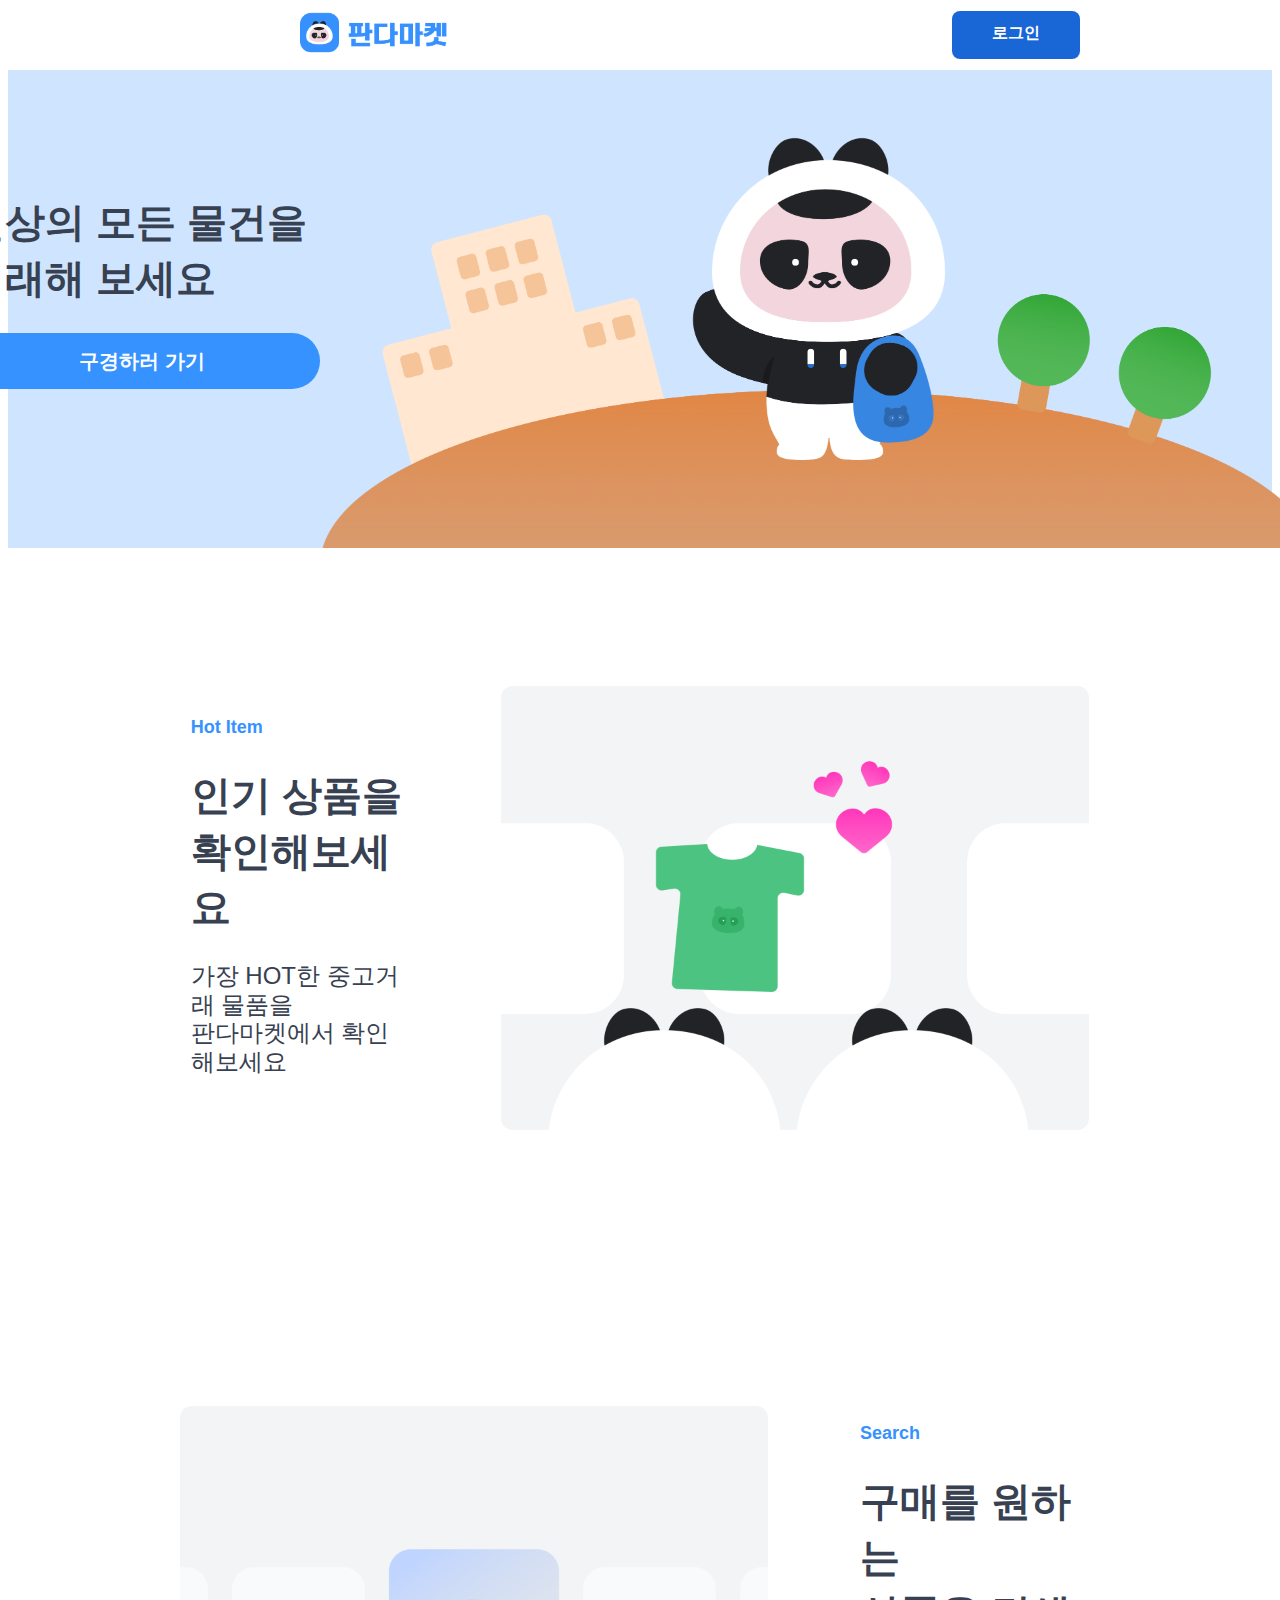
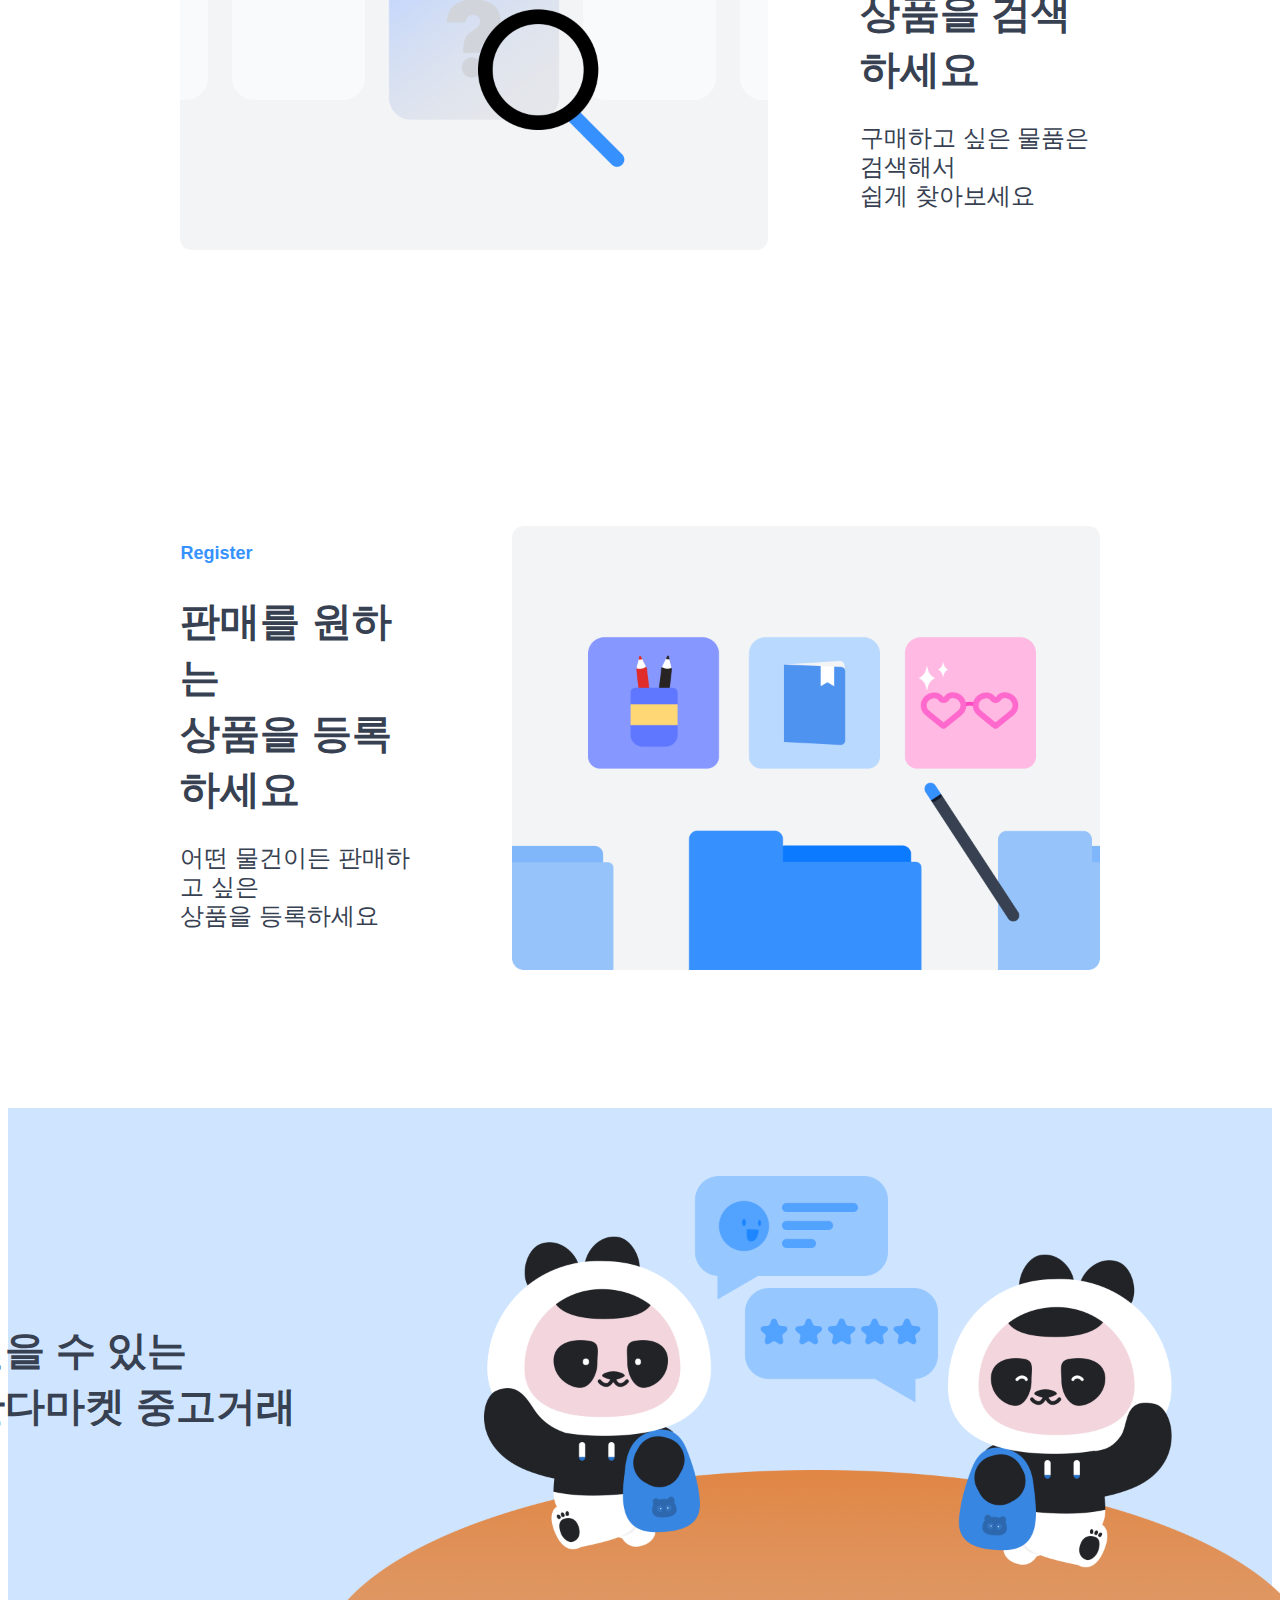
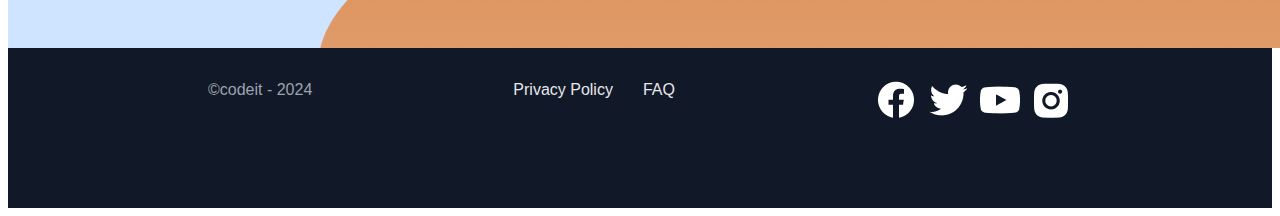
<file: 7-Sprint-Mission/index.html>
<!DOCTYPE html>
<html lang="ko">

<head>
  <meta charset="UTF-8">
  <meta name="viewport" content="width=device-width, initial-scale=1.0">
  <title>판다 마켓</title>
  <link rel="icon" href="favicon.ico" />
  <link rel="stylesheet" href="styles/global.css" />
  <link rel="stylesheet" href="styles/home.css" />
</head>

<body>
  <header>
    <a href="index.html">
      <img alt="판다마켓 홈" src="image/logo/logo.png" class="img_logo">
    </a>
    <a href='signin.html' id='signinLinkBtn'>
      로그인
    </a>
    </button>
  </header>
  <!-- 페이지 상단 배너 -->
  <main>
    <section class="banner-top-wrap">
      <div class="banner-container">
        <div class="banner-title">
          <h1>일상의 모든 물건을 <br> 거래해 보세요</h1>
          <button type="button" class="btn_items">
            <a href='items.html' target='_blank' rel="noreferrer noopener">
              구경하러 가기
            </a>
          </button>
        </div>
        <img alt="상단 배너" src="image/home/image_home_top.png">
      </div>
    </section>
    <!-- 페이지 중간 프로모션 구간 -->
    <section class="promotion-wrap">
      <div class="promotion-container">
        <div class="promotion-title">
          <span>Hot Item</span>
          <h1>인기 상품을 <br> 확인해보세요</h1>
          <p>가장 HOT한 중고거래 물품을 <br> 판다마켓에서 확인해보세요</p>
        </div>
        <img alt="인기상품" src="image/home/image_home_01.png">
      </div>
      <div class="promotion-container">
        <img alt="상품검색" src="image/home/image_home_02.png">
        <div class="promotion-title">
          <span>Search</span>
          <h1>구매를 원하는 <br>상품을 검색하세요</h1>
        <p>구매하고 싶은 물품은 검색해서 <br> 쉽게 찾아보세요</p>
        </div>
      </div>
      <div class="promotion-container">
        <div class="promotion-title">
          <span>Register</span>
          <h1>판매를 원하는 <br> 상품을 등록하세요</h1>
          <p>어떤 물건이든 판매하고 싶은 <br> 상품을 등록하세요</p>
        </div>
        <img alt="상품등록" src="image/home/image_home_03.png">
      </div>
    </section>
    <!-- 페이지 하단 배너 -->
    <section class="banner-bottom-wrap">
      <div class="banner-container">
        <div class="banner-title">
          <h1>믿을 수 있는 <br> 판다마켓 중고거래</h1>
        </div>
        <img alt="하단배너" src="image/home/image_home_bottom.png">
      </div>
    </section>
  </main>

  <footer>
    <div class="footer-wrap">
      <div class="footer-container">
        &copy;codeit - 2024
      </div>
      <div class="footer-container" id="footerMenu">
        <span>
          <a href="privacy.html" rel="noreferrer noopener">Privacy Policy</a>
        </span>
        <span>
          <a href="faq.html" rel="noreferrer noopener">FAQ</a>
        </span>
      </div>
      <div class="footer-container">
        <a href="https://www.facebook.com" target="_blank" rel="noreferrer noopener">
          <img alt="페이스북" src="image/social/facebook.png" rel="noreferrer noopener">
        </a>
        <a href="https://www.twitter.com" target="_blank" rel="noreferrer noopener">
          <img alt="트위터" src="image/social/twitter.png">
        </a>
        <a href="https://www.youtube.com" target="_blank" rel="noreferrer noopener">
          <img alt="유튜브" src="image/social/youtube.png">
        </a>
        <a href="https://www.instagram.com" target="_blank" rel="noreferrer noopener">
          <img alt="인스타그램" src="image/social/instagram.png">
        </a>
      </div>
    </div>
  </footer>
</body>
</html>
</file>
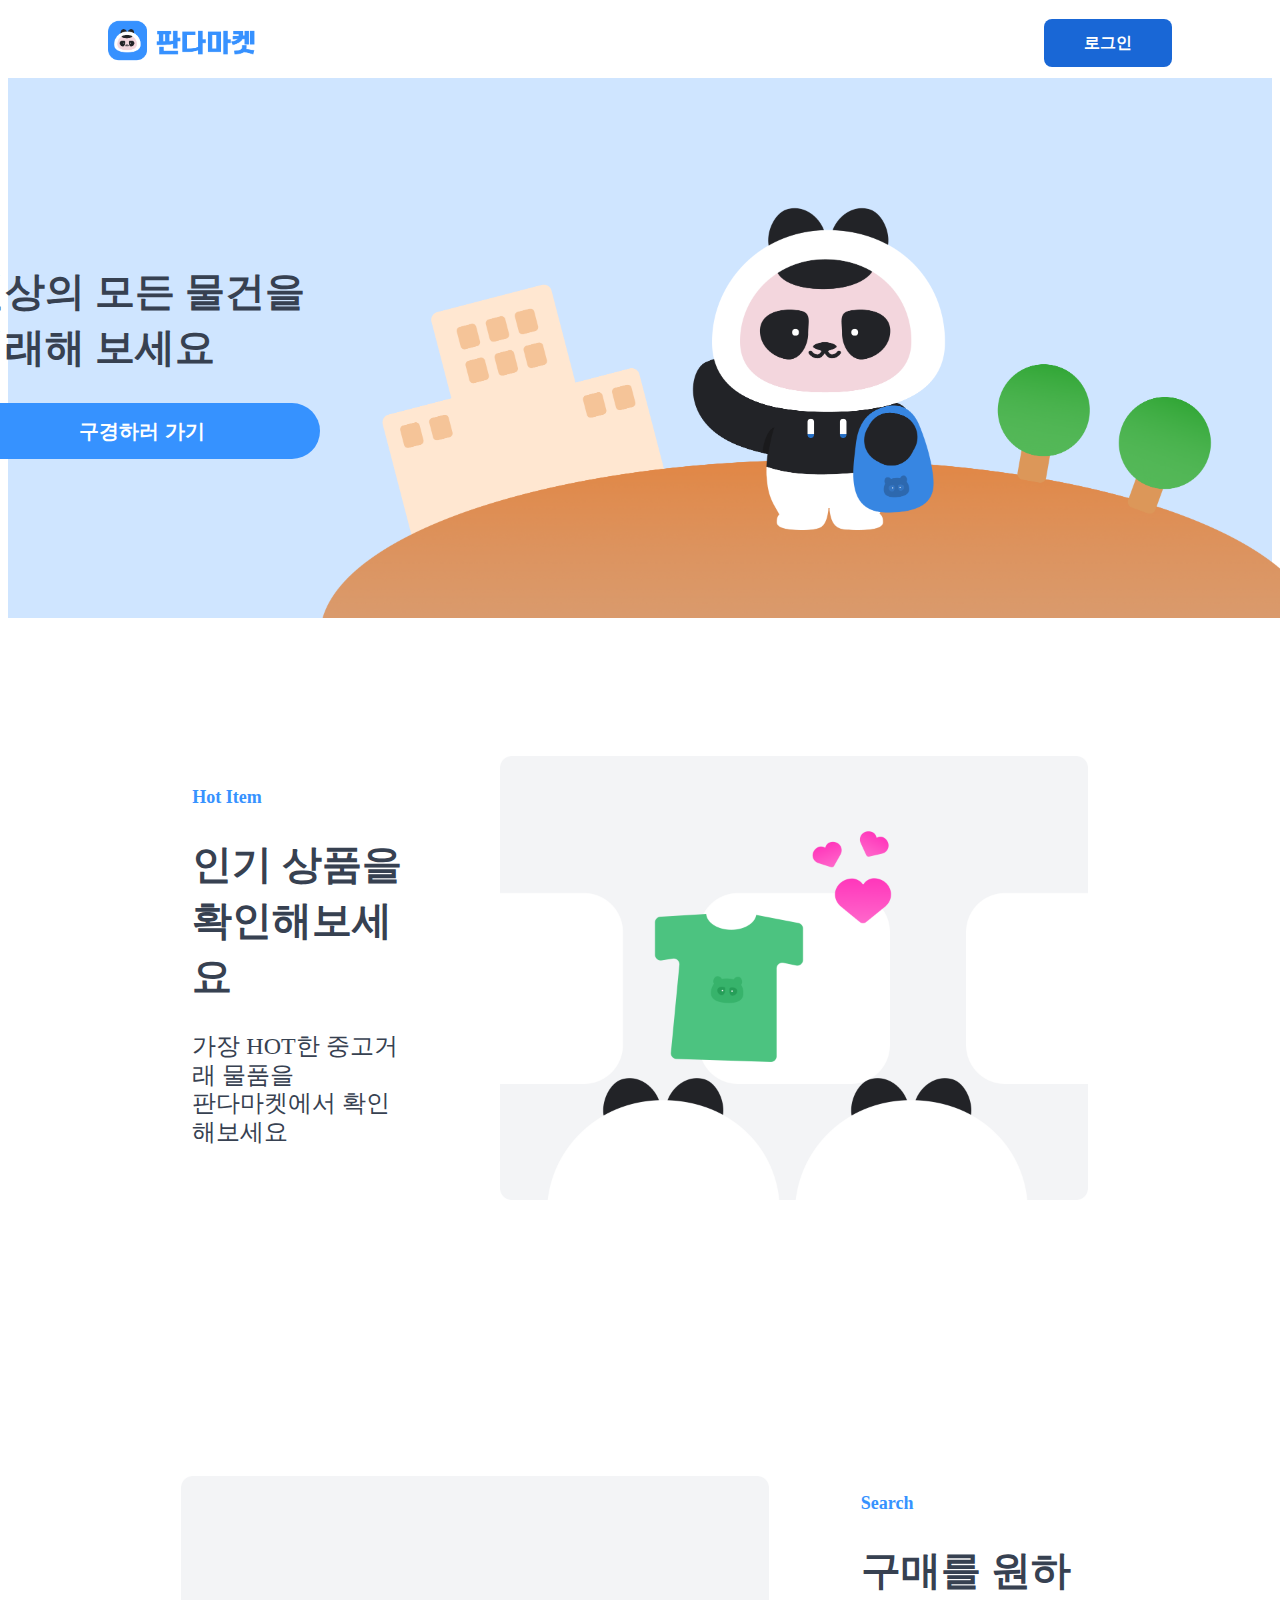
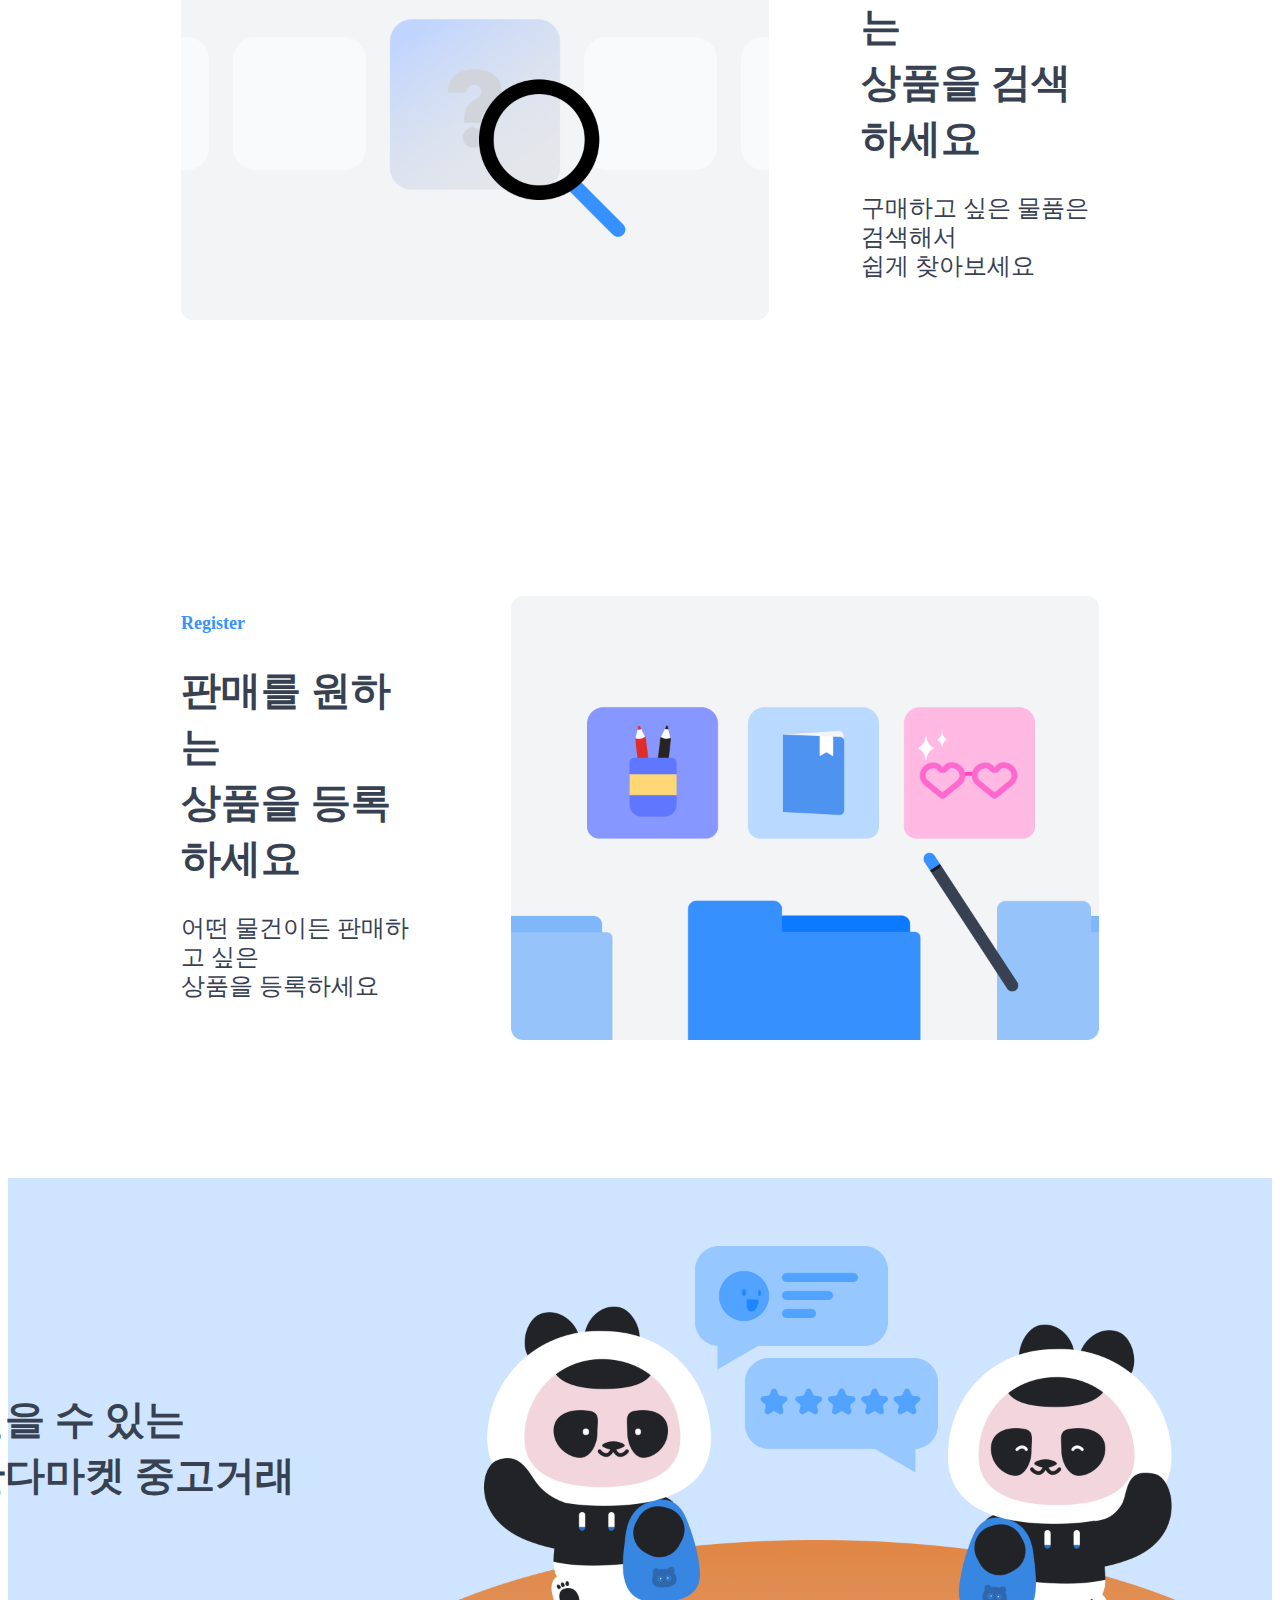
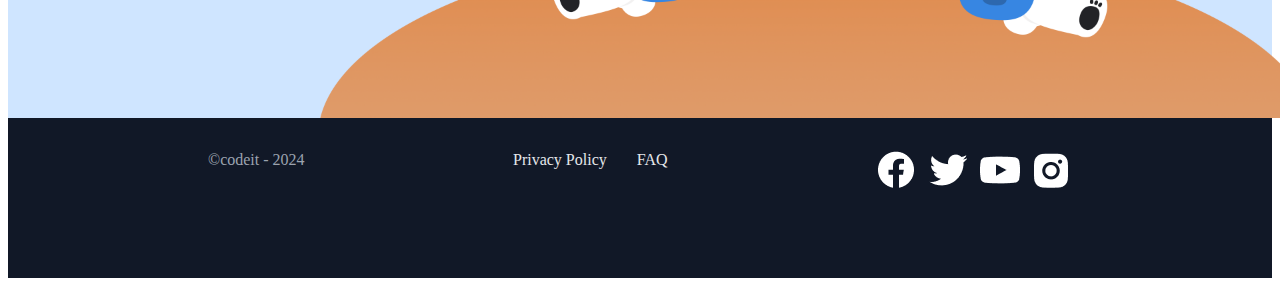
<file: sprinter.html>
<!DOCTYPE html>
<html lang="ko">

<head>
  <meta charset="UTF-8">
  <meta name="viewport" content="width=device-width, initial-scale=1.0">
  <title>판다 마켓</title>
  <link rel="stylesheet" href="sprin.css" />
</head>

<body>
  <header>
    <a href="index.html">
      <img alt="판다마켓 홈" src="logo.png" class="img_logo">
    </a>
    <button type="button" class="btn_login">
      <a href='signin.html' target='_blank'>
        로그인
      </a>
    </button>
  </header>
  <!-- 페이지 상단 배너 -->
  <section class="banner-top-wrap">
    <div class="banner-container">
      <div class="banner-title">
        <h1>일상의 모든 물건을 <br> 거래해 보세요</h1>
        <button type="button" class="btn_items">
          <a href='items.html' target='_blank'>
            구경하러 가기
          </a>
        </button>
      </div>
      <img alt="상단 배너" src="image_home_top.png">
    </div>
  </section>
  <!-- 페이지 중간 프로모션 구간 -->
  <section class="promotion-wrap">
    <div class="promotion-container">
      <div class="promotion-title">
        <span>Hot Item</span>
        <h1>인기 상품을 <br> 확인해보세요</h1>
        <p>가장 HOT한 중고거래 물품을 <br> 판다마켓에서 확인해보세요</p>
      </div>
      <img alt="인기상품" src="image_home_01.png">
    </div>
    <div class="promotion-container">
      <img alt="상품검색" src="image_home_02.png">
      <div class="promotion-title">
        <span>Search</span>
        <h1>구매를 원하는 <br>상품을 검색하세요</h1>
      <p>구매하고 싶은 물품은 검색해서 <br> 쉽게 찾아보세요</p>
      </div>
    </div>
    <div class="promotion-container">
      <div class="promotion-title">
        <span>Register</span>
        <h1>판매를 원하는 <br> 상품을 등록하세요</h1>
        <p>어떤 물건이든 판매하고 싶은 <br> 상품을 등록하세요</p>
      </div>
      <img alt="상품등록" src="image_home_03.png">
    </div>
  </section>
  <!-- 페이지 하단 배너 -->
  <section class="banner-bottom-wrap">
    <div class="banner-container">
      <div class="banner-title">
        <h1>믿을 수 있는 <br> 판다마켓 중고거래</h1>
      </div>
      <img alt="하단배너" src="image_home_bottom.png">
    </div>
  </section>
  <footer>
    <div class="footer-wrap">
      <div class="footer-container">
        &copy;codeit - 2024
      </div>
      <div class="footer-container" id="footerMenu">
        <span>
          <a href="privacy.html">Privacy Policy</a>
        </span>
        <span>
          <a href="faq.html">FAQ</a>
        </span>
      </div>
      <div class="footer-container">
        <a href="https://www.facebook.com" target="_blank">
          <img alt="페이스북" src="facebook.png">
        </a>
        <a href="https://www.twitter.com" target="_blank">
          <img alt="트위터" src="twiter.png">
        </a>
        <a href="https://www.youtube.com" target="_blank">
          <img alt="유튜브" src="youtube.png">
        </a>
        <a href="https://www.instagram.com" target="_blank">
          <img alt="인스타그램" src="instar.png">
        </a>
      </div>
    </div>
  </footer>
</body>
</html>
</file>
<file: 7-Sprint-Mission/styles/global.css>
:root {
  /* Gray scale */
  --gray-800: #1f2937;
  --gray-600: #374151;
  --gray-200: #9ca3af;
  --gray-100: #f3f4f6;
  --gray-50: #e5e7eb;

  /* Blue scale */
  --blue-800: #111827;
  --blue-600: #1967d6;
  --blue-500: #3692ff;
  --blue-100: #e6f2ff;
  --blue-50: #cfe5ff;

  /* Primary color */
  --white: #ffffff;
}
* {
  box-sizing: border-box;
}

body {
  font-family: "Pretendard", sans-serif;
}

/* Header */
header {
  position: fixed;
  top: 0;
  left: 0;
  width: 100%;
  height: 70px;
  padding: 0 200px;
  display: flex;
  justify-content: space-between;
  align-items: center;
  background-color: var(--white);
}

#signinLinkBtn {
  font-size: 16px;
  font-weight: 600;
  text-align: center;
  line-height: 19px;
  width: 128px;
  height: 48px;
  padding: 12px 20px;
  border-radius: 8px;
  background-color: var(--blue-600);
  text-decoration: none;
  color: var(--white);
}

.button {
  border: none;
  background-color: var(--blue-500);
  color: var(--white);
  display: inline-flex;
  align-items: center;
  justify-content: center;
  cursor: pointer;
}
</file>
<file: 7-Sprint-Mission/styles/home.css>
* {
  box-sizing: border-box;
}

/* ----- header 관련 요소 ----- */

header {
  width: 100%;
  height: 70px;
  display: flex;
  justify-content: space-between;
  align-items: center;
}


.img_logo {
  width: 150px;
  height: auto;
  grid-area: img;
  margin-left: 200px;
}
  
.img_logo:hover {
  cursor: pointer;
}

/* ----- section.banner 관련 요소 ----- */
.banner-top-wrap,
.banner-bottom-wrap {
  height: 540px;
  background-color: #CFE5FF;
  display: flex;
  justify-content: center;
}

.banner-container {
  display: flex;
}

.banner-container:hover {
  cursor: default;
}

.banner-container:nth-child(odd) {
  align-items: center;
}

.banner-container h1 {
  font-size: 40px;
  font-weight: 700;
  line-height: 56px;
  color: #374151;
}

.banner-top-wrap img {
  width: 996px;
  height: 447px;
  margin-top: 93px;
}

.banner-bottom-wrap img {
  width: 996px;
  height: 540px;
}

.banner-bottom-wrap h1 {
  display: inline-block;
  width: 355px;
}

.btn_items {
  font-size: 20px;
  font-weight: 600;
  line-height: 24px;
  text-align: center;
  width: 355px;
  height: 56px;
  border: none;
  border-radius: 40px;
  background-color: #3692FF;
}

.btn_items a {
  text-decoration: none;
  color: #FFFFFF;
}

.btn_items:hover {
  cursor: pointer;
}

/* ----- section.promotion 관련 요소들 ----- */
.promotion-wrap {
  display: flex;
  flex-direction: column;
  align-items: center;
}

.promotion-wrap:hover {
  cursor: default;
}

.promotion-container {
  height: 720px;
  display: flex;
  align-items: center;
  gap: 10%
}

.promotion-container:nth-child(odd) {
  justify-content: right;
}

.promotion-container img {
  width: 588px;
  height: 444px;
}

.promotion-title span {
  font-size: 18px;
  font-weight: 700;
  line-height: 25.2px;
  color: #3692FF;
}

.promotion-title h1 {
  font-size: 40px;
  font-weight: 700;
  line-height: 56px;
  color: #374151;
}

.promotion-title p {
  font-size: 24px;
  font-weight: 500;
  line-height: 28.8px;
  color: #374151;
}

/* ----- footer ----- */
footer {
  height: 160px;
  padding: 32px 200px;
  background-color: #111827;
}

.footer-wrap {
  display: flex;
  justify-content: space-between;
  font-size: 16px;
  font-weight: 400;
  line-height: 19.09px;
}

.footer-container:nth-child(odd) {
  color: #9CA3AF;
}

.footer-container:nth-child(even) {
  display: flex;
  gap: 30px;
}

#footerMenu a {
  color: #E5E7EB;
  text-decoration: none;
}

.footer-container span:hover,
.footer-container img:hover {
  cursor: pointer;
}

.footer-container:last-child {
  display: flex;
  gap: 12px;
}

/* ----- Media Query ----- */
@media (max-width: 1920px) {
  /* 화면의 너비가 1920px보다 작아질 때 */

  /* 헤더 로고 & 버튼 */
  .img_logo {
    margin-left: 100px;
    /* 왼쪽 여백을 줄임 */
  }

  .btn_login {
    margin-right: 100px;
    /* 오른쪽 여백을 줄임 */
  }
}

@media (min-width: 1920px) {
  /* 화면의 너비가 1920px보다 커질 때 */

  .banner-top-wrap, 
  .banner-bottom-wrap,
  footer {
    width: 100%;
  }

  .promotion-container,
  .banner-container {
    width: 1200px;
  }
}
</file>
<file: sprin.css>
* {
  box-sizing: border-box;
}

/* ----- header 관련 요소 ----- */

header {
  width: 100%;
  height: 70px;
  display: flex;
  justify-content: space-between;
  align-items: center;
}


.img_logo {
  width: 150px;
  height: auto;
  grid-area: img;
  margin-left: 200px;
}
  
.img_logo:hover {
  cursor: pointer;
}

.btn_login {
  font-size: 16px;
  font-weight: 600;
  line-height: 19.09px;
  width: 128px;
  height: 48px;
  padding: 12px 20px;
  margin-right: 200px;
  border: none;
  border-radius: 8px;
  background-color: #1967D6;
  grid-area: btn;
}

.btn_login a {
  text-decoration: none;
  color: #FFFFFF;
}

.btn_login:hover {
  cursor: pointer;
}

/* ----- section.banner 관련 요소 ----- */
.banner-top-wrap,
.banner-bottom-wrap {
  height: 540px;
  background-color: #CFE5FF;
  display: flex;
  justify-content: center;
}

.banner-container {
  display: flex;
}

.banner-container:hover {
  cursor: default;
}

.banner-container:nth-child(odd) {
  align-items: center;
}

.banner-container h1 {
  font-size: 40px;
  font-weight: 700;
  line-height: 56px;
  color: #374151;
}

.banner-top-wrap img {
  width: 996px;
  height: 447px;
  margin-top: 93px;
}

.banner-bottom-wrap img {
  width: 996px;
  height: 540px;
}

.banner-bottom-wrap h1 {
  display: inline-block;
  width: 355px;
}

.btn_items {
  font-size: 20px;
  font-weight: 600;
  line-height: 24px;
  text-align: center;
  width: 355px;
  height: 56px;
  border: none;
  border-radius: 40px;
  background-color: #3692FF;
}

.btn_items a {
  text-decoration: none;
  color: #FFFFFF;
}

.btn_items:hover {
  cursor: pointer;
}

/* ----- section.promotion 관련 요소들 ----- */
.promotion-wrap {
  display: flex;
  flex-direction: column;
  align-items: center;
}

.promotion-wrap:hover {
  cursor: default;
}

.promotion-container {
  height: 720px;
  display: flex;
  align-items: center;
  gap: 10%
}

.promotion-container:nth-child(odd) {
  justify-content: right;
}

.promotion-container img {
  width: 588px;
  height: 444px;
}

.promotion-title span {
  font-size: 18px;
  font-weight: 700;
  line-height: 25.2px;
  color: #3692FF;
}

.promotion-title h1 {
  font-size: 40px;
  font-weight: 700;
  line-height: 56px;
  color: #374151;
}

.promotion-title p {
  font-size: 24px;
  font-weight: 500;
  line-height: 28.8px;
  color: #374151;
}

/* ----- footer ----- */
footer {
  height: 160px;
  padding: 32px 200px;
  background-color: #111827;
}

.footer-wrap {
  display: flex;
  justify-content: space-between;
  font-size: 16px;
  font-weight: 400;
  line-height: 19.09px;
}

.footer-container:nth-child(odd) {
  color: #9CA3AF;
}

.footer-container:nth-child(even) {
  display: flex;
  gap: 30px;
}

#footerMenu a {
  color: #E5E7EB;
  text-decoration: none;
}

.footer-container span:hover,
.footer-container img:hover {
  cursor: pointer;
}

.footer-container:last-child {
  display: flex;
  gap: 12px;
}

/* ----- Media Query ----- */
@media (max-width: 1920px) {
  /* 화면의 너비가 1920px보다 작아질 때 */

  /* 헤더 로고 & 버튼 */
  .img_logo {
    margin-left: 100px;
    /* 왼쪽 여백을 줄임 */
  }

  .btn_login {
    margin-right: 100px;
    /* 오른쪽 여백을 줄임 */
  }
}

@media (min-width: 1920px) {
  /* 화면의 너비가 1920px보다 커질 때 */

  .banner-top-wrap, 
  .banner-bottom-wrap,
  footer {
    width: 100%;
  }

  .promotion-container,
  .banner-container {
    width: 1200px;
  }
}
</file>
